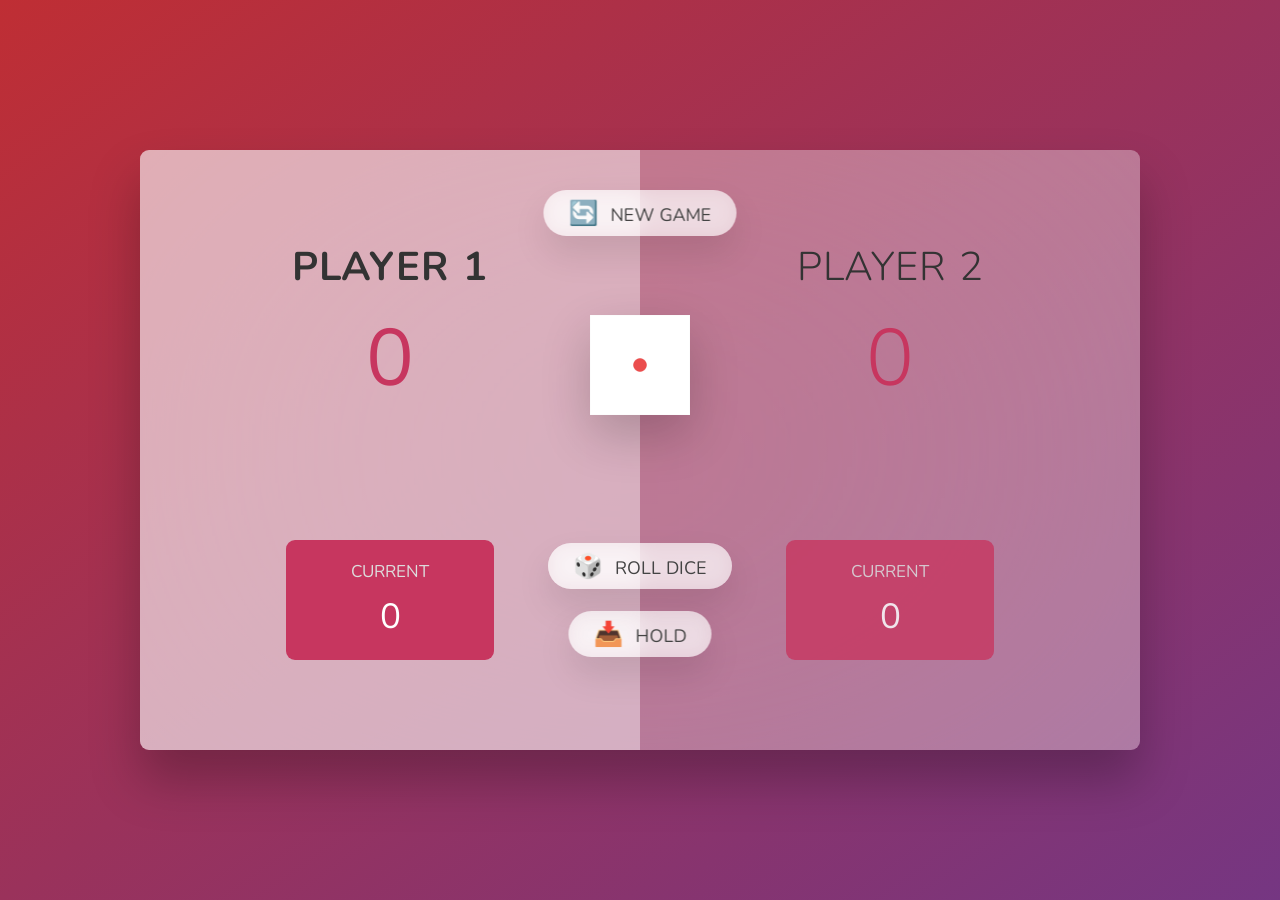
<file: DICE GAME/HTML/index.html>
<!DOCTYPE html>
<html lang="en">
  <head>
    <meta charset="UTF-8" />
    <meta name="viewport" content="width=device-width, initial-scale=1.0" />
    <meta http-equiv="X-UA-Compatible" content="ie=edge" />
    <title>Javascript coding challenges - DOM</title>
	<link rel="stylesheet" href="../CSS/style.css">
  </head>
  <body>
    <main>
      <section class="player player--0 player--active" id="player1">
        <h2 class="name" id="name--0">Player 1</h2>
        <p class="score" id="score--0">0</p>
        <div class="current">
          <p class="current-label">Current</p>
          <p class="current-score" id="current--0">0</p>
        </div>
      </section>
      <section class="player player--1" id="player2">
        <h2 class="name" id="name--1">Player 2</h2>
        <p class="score" id="score--1">0</p>
        <div class="current">
          <p class="current-label">Current</p>
          <p class="current-score" id="current--1">0</p>
        </div>
      </section>

      <img src="../IMAGES/dice-1.png" alt="Playing dice" class="dice"  />
      <button class="btn btn--new"  onclick="reset()">🔄 New game</button>
      <button class="btn btn--roll" id="rollbtn">🎲 Roll dice</button>
      <button class="btn btn--hold"  id="holdbtn">📥 Hold</button>
    </main>
	<script src="../JS/script.js"></script>
  </body>
</html>
</file>
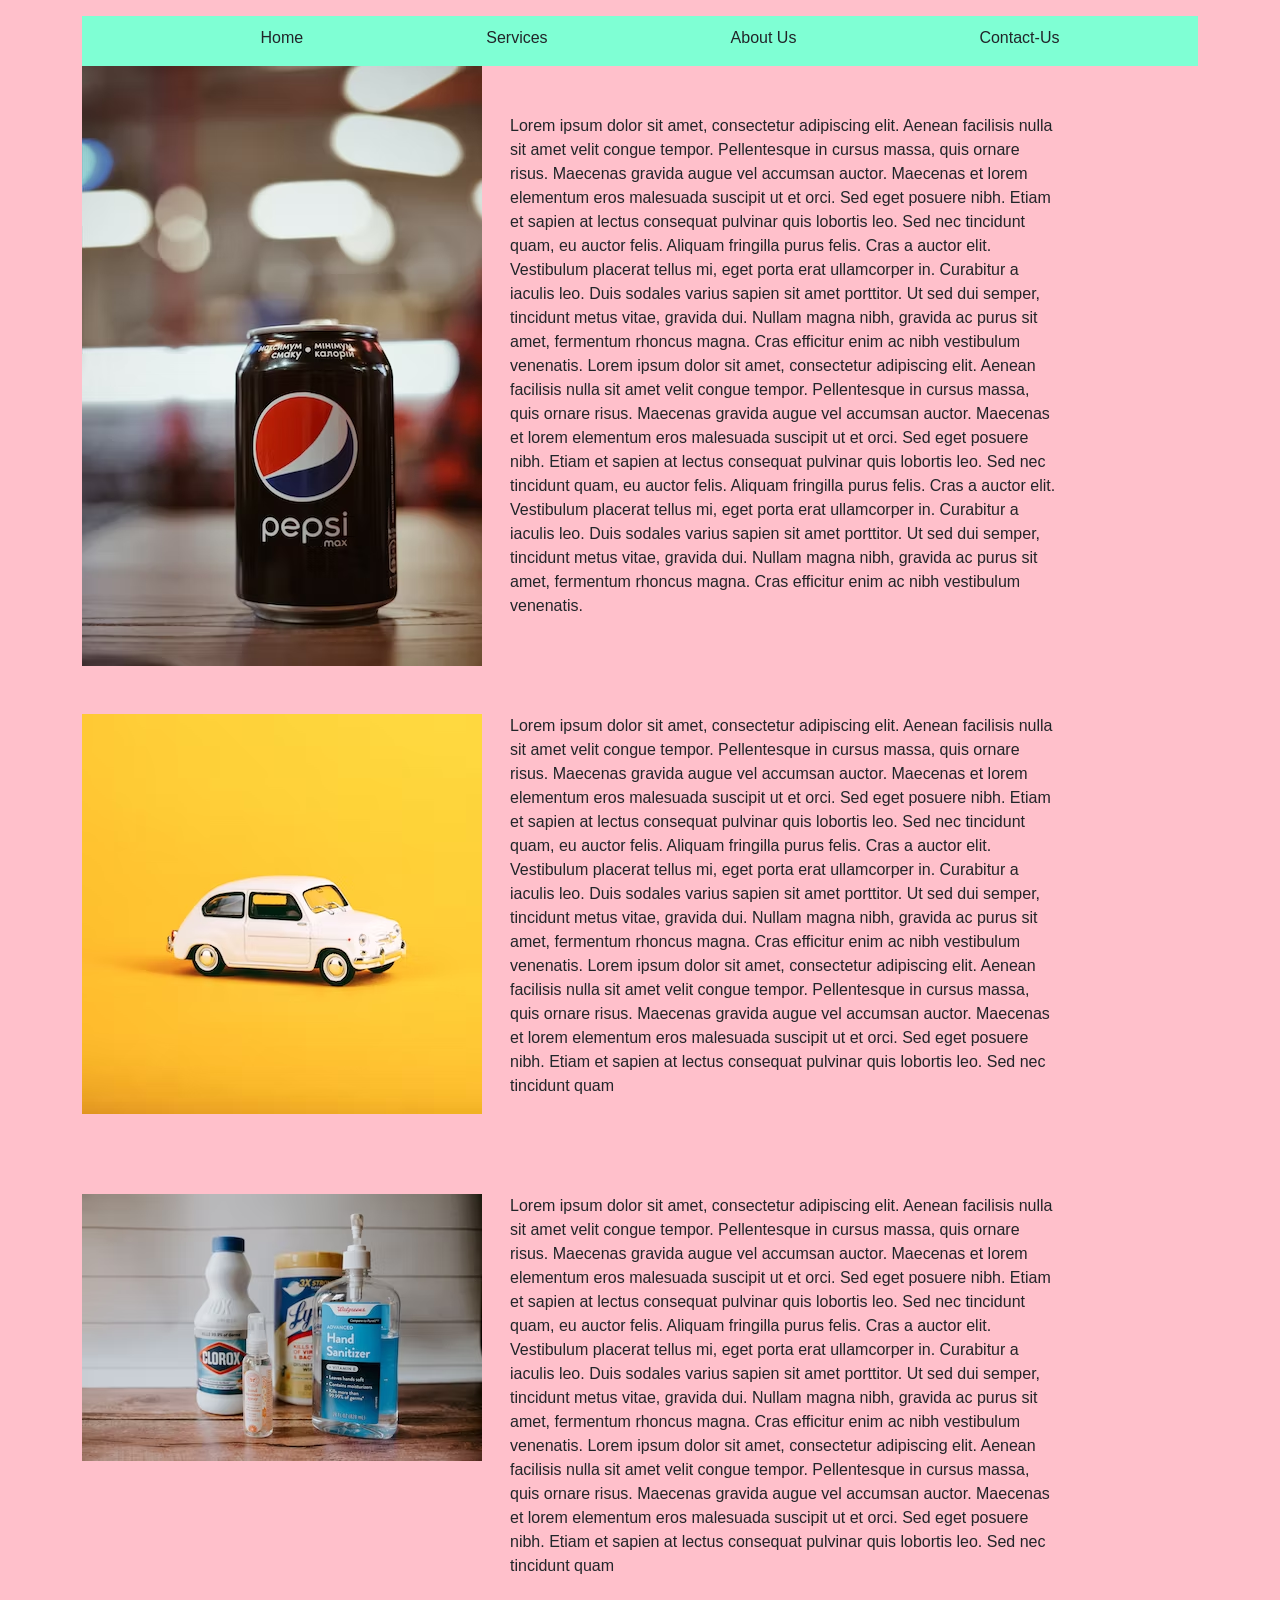
<file: Portfolio Application/portfolio.html>
<!DOCTYPE html>
<html lang="en">
<head>
    <meta charset="UTF-8">
    <meta http-equiv="X-UA-Compatible" content="IE=edge">
    <meta name="viewport" content="width=device-width, initial-scale=1.0">
    <title>Document</title>
    <link href="https://cdn.jsdelivr.net/npm/bootstrap@5.1.3/dist/css/bootstrap.min.css" rel="stylesheet" integrity="sha384-1BmE4kWBq78iYhFldvKuhfTAU6auU8tT94WrHftjDbrCEXSU1oBoqyl2QvZ6jIW3" crossorigin="anonymous">
    <link rel="stylesheet" href="portfolio.css">
</head>
<body>
    
    <div class="container">
        
        <div class="header mt-3">
            <li onclick="homepageDisplay()" >Home</li>
            <li onclick="servicespageDisplay()" >Services</li>
            <li onclick="aboutUspageDisplay()" >About Us</li>
            <li onclick="displayContact()" >Contact-Us</li>
        </div>
        <div class="home">
      <div class="row">
                <div class="col-4">
                    <img src="image3.png">
                 </div>
                 <div class="col-6 m-5">
                    Lorem ipsum dolor sit amet, consectetur adipiscing elit. Aenean facilisis nulla sit amet velit congue tempor. Pellentesque in cursus massa, quis ornare risus. Maecenas gravida augue vel accumsan auctor. Maecenas et lorem elementum eros malesuada suscipit ut et orci. Sed eget posuere nibh. Etiam et sapien at lectus consequat pulvinar quis lobortis leo. Sed nec tincidunt quam, eu auctor felis. Aliquam fringilla purus felis. Cras a auctor elit. Vestibulum placerat tellus mi, eget porta erat ullamcorper in. Curabitur a iaculis leo. Duis sodales varius sapien sit amet porttitor. Ut sed dui semper, tincidunt metus vitae, gravida dui. Nullam magna nibh, gravida ac purus sit amet, fermentum rhoncus magna. Cras efficitur enim ac nibh vestibulum venenatis. Lorem ipsum dolor sit amet, consectetur adipiscing elit. Aenean facilisis nulla sit amet velit congue tempor. Pellentesque in cursus massa, quis ornare risus. Maecenas gravida augue vel accumsan auctor. Maecenas et lorem elementum eros malesuada suscipit ut et orci. Sed eget posuere nibh. Etiam et sapien at lectus consequat pulvinar quis lobortis leo. Sed nec tincidunt quam, eu auctor felis. Aliquam fringilla purus felis. Cras a auctor elit. Vestibulum placerat tellus mi, eget porta erat ullamcorper in. Curabitur a iaculis leo. Duis sodales varius sapien sit amet porttitor. Ut sed dui semper, tincidunt metus vitae, gravida dui. Nullam magna nibh, gravida ac purus sit amet, fermentum rhoncus magna. Cras efficitur enim ac nibh vestibulum venenatis. 
                 </div>
       </div> 

       <div class="row ">
        <div class="col-4 mt-5">
            <img src="image7.png">
         </div>
         <div class="col-6 m-5">
            Lorem ipsum dolor sit amet, consectetur adipiscing elit. Aenean facilisis nulla sit amet velit congue tempor. Pellentesque in cursus massa, quis ornare risus. Maecenas gravida augue vel accumsan auctor. Maecenas et lorem elementum eros malesuada suscipit ut et orci. Sed eget posuere nibh. Etiam et sapien at lectus consequat pulvinar quis lobortis leo. Sed nec tincidunt quam, eu auctor felis. Aliquam fringilla purus felis. Cras a auctor elit. Vestibulum placerat tellus mi, eget porta erat ullamcorper in. Curabitur a iaculis leo. Duis sodales varius sapien sit amet porttitor. Ut sed dui semper, tincidunt metus vitae, gravida dui. Nullam magna nibh, gravida ac purus sit amet, fermentum rhoncus magna. Cras efficitur enim ac nibh vestibulum venenatis. Lorem ipsum dolor sit amet, consectetur adipiscing elit. Aenean facilisis nulla sit amet velit congue tempor. Pellentesque in cursus massa, quis ornare risus. Maecenas gravida augue vel accumsan auctor. Maecenas et lorem elementum eros malesuada suscipit ut et orci. Sed eget posuere nibh. Etiam et sapien at lectus consequat pulvinar quis lobortis leo. Sed nec tincidunt quam 
         </div>
       </div> 

       <div class="row ">
        <div class="col-4 mt-5">
            <img src="image8.png">
         </div>
         <div class="col-6 m-5">
            Lorem ipsum dolor sit amet, consectetur adipiscing elit. Aenean facilisis nulla sit amet velit congue tempor. Pellentesque in cursus massa, quis ornare risus. Maecenas gravida augue vel accumsan auctor. Maecenas et lorem elementum eros malesuada suscipit ut et orci. Sed eget posuere nibh. Etiam et sapien at lectus consequat pulvinar quis lobortis leo. Sed nec tincidunt quam, eu auctor felis. Aliquam fringilla purus felis. Cras a auctor elit. Vestibulum placerat tellus mi, eget porta erat ullamcorper in. Curabitur a iaculis leo. Duis sodales varius sapien sit amet porttitor. Ut sed dui semper, tincidunt metus vitae, gravida dui. Nullam magna nibh, gravida ac purus sit amet, fermentum rhoncus magna. Cras efficitur enim ac nibh vestibulum venenatis. Lorem ipsum dolor sit amet, consectetur adipiscing elit. Aenean facilisis nulla sit amet velit congue tempor. Pellentesque in cursus massa, quis ornare risus. Maecenas gravida augue vel accumsan auctor. Maecenas et lorem elementum eros malesuada suscipit ut et orci. Sed eget posuere nibh. Etiam et sapien at lectus consequat pulvinar quis lobortis leo. Sed nec tincidunt quam 
         </div>
       </div> 
    </div>

    <div class="services">
       <h1 align="center">MY SERVICES</h1> 
       <img src="man.jpg">
       <p> Lorem ipsum dolor sit amet, consectetur adipiscing elit. Aenean facilisis nulla sit amet velit congue tempor. Pellentesque in cursus massa, quis ornare risus. Maecenas gravida augue vel accumsan auctor. Maecenas et lorem elementum eros malesuada suscipit ut et orci. Sed eget posuere nibh. Etiam et sapien at lectus consequat pulvinar quis lobortis leo. Sed nec tincidunt quam, eu auctor felis. Aliquam fringilla purus felis. Cras a auctor elit. Vestibulum placerat tellus mi, eget porta erat ullamcorper in. Curabitur a iaculis leo. Duis sodales varius sapien sit amet porttitor. Ut sed dui semper, tincidunt metus vitae, gravida dui. Nullam magna nibh, gravida ac purus sit amet, fermentum rhoncus magna. Cras efficitur enim ac nibh vestibulum venenatis.

        Donec scelerisque odio ac tellus pulvinar, ac consectetur ante porta. Nullam nec risus et nisi suscipit pellentesque. Fusce non ligula ac lorem scelerisque viverra vitae a turpis. Mauris viverra leo vitae varius maximus. Phasellus vehicula, ante sit amet ultricies scelerisque, urna diam ornare arcu, sit amet lobortis est ligula sed lectus. Donec diam velit, tincidunt vel lacus laoreet, dignissim lobortis nisl. Pellentesque habitant morbi tristique senectus et netus et malesuada fames ac turpis egestas. Suspendisse et arcu turpis. Suspendisse diam felis, sodales eget enim at, scelerisque sollicitudin diam.
        
        Etiam ut lorem arcu. Mauris hendrerit sodales vulputate. Curabitur imperdiet sit amet lectus non vulputate. Nulla urna odio, dignissim id dapibus sed, lobortis ut nibh. Phasellus in felis urna. Maecenas cursus, turpis vel condimentum pretium, nibh dolor lobortis dui, at sollicitudin nulla tellus nec turpis. Etiam convallis eros purus, eget blandit leo porttitor in. Etiam et posuere mauris. Ut rutrum mauris vel nulla commodo scelerisque. Vivamus semper nunc eget porttitor consectetur. Aenean efficitur dui sed elementum iaculis. Vestibulum at venenatis dolor, aliquam sollicitudin arcu. Interdum et malesuada fames ac ante ipsum primis in faucibus.
        
        Curabitur congue dignissim lectus, non feugiat tortor. Ut purus elit, malesuada ac auctor quis, faucibus et tellus. In blandit dignissim consectetur. Cras ullamcorper et elit ac scelerisque. Proin cursus risus arcu. Etiam sapien orci, facilisis ut vulputate in, ultricies eu ante. In id tincidunt eros. Nulla pharetra, leo vitae rutrum finibus, velit augue lacinia dui, in blandit dui erat nec nisl. Etiam ut accumsan ante, sagittis egestas nisl. Praesent a tellus sit amet eros scelerisque interdum non vel turpis. Vivamus ac volutpat dolor. Morbi vitae sapien eget dui sodales viverra. Fusce eu metus ligula. Vestibulum vitae feugiat lectus. Sed vel tempus enim, eget eleifend libero. Aliquam egestas, ex in luctus vestibulum, magna urna sodales risus, rutrum ornare magna nunc dignissim nisl. </p>
    </div>


    <div class="about-us">
        <h1 align="center">ABOUT US</h1> 
        <h4>We are a product based services company headquartered in Dallas, Texas, with operations in Costa Rica and India. As a high-growth company, Feuji is committed to customer success and building happy teams, we believe in delivering solutions that have a measurable impact on our clients’ businesses and bottom line.</h4>
        <img src="./groupImg.jpg" >
        <img src="./groupImg1.jpg">
        <p> Lorem ipsum dolor sit amet, consectetur adipiscing elit. Aenean facilisis nulla sit amet velit congue tempor. Pellentesque in cursus massa, quis ornare risus. Maecenas gravida augue vel accumsan auctor. Maecenas et lorem elementum eros malesuada suscipit ut et orci. Sed eget posuere nibh. Etiam et sapien at lectus consequat pulvinar quis lobortis leo. Sed nec tincidunt quam, eu auctor felis. Aliquam fringilla purus felis. Cras a auctor elit. Vestibulum placerat tellus mi, eget porta erat ullamcorper in. Curabitur a iaculis leo. Duis sodales varius sapien sit amet porttitor. Ut sed dui semper, tincidunt metus vitae, gravida dui. Nullam magna nibh, gravida ac purus sit amet, fermentum rhoncus magna. Cras efficitur enim ac nibh vestibulum venenatis.

            Donec scelerisque odio ac tellus pulvinar, ac consectetur ante porta. Nullam nec risus et nisi suscipit pellentesque. Fusce non ligula ac lorem scelerisque viverra vitae a turpis. Mauris viverra leo vitae varius maximus. Phasellus vehicula, ante sit amet ultricies scelerisque, urna diam ornare arcu, sit amet lobortis est ligula sed lectus. Donec diam velit, tincidunt vel lacus laoreet, dignissim lobortis nisl. Pellentesque habitant morbi tristique senectus et netus et malesuada fames ac turpis egestas. Suspendisse et arcu turpis. Suspendisse diam felis, sodales eget enim at, scelerisque sollicitudin diam. </p>
     </div>
    

    <div class="contact-us">
        <div class="hedingclor">
        <h1 align="center">Contact-Us</h1>
        <h1 align="center">Really. We want you to. </h1>

        <h4 class="mt-5">Do let us know your name, and what you'd like for us to help you with, and any queries you may have. We'll get back to you within 24 hours.</h4>
         </div>
         <div class="dispay mt-4">
            <div >
               <div class="div1">
                    
                    <center><input type="text" placeholder="fullname"class="m-5 input-field" pattern="[a-zA-Z]{3,}"><br><br>
                    <input type="text" placeholder="email" class="email1" ><br><br>
                    <button onclick="postData()">submit</button></center>
                   
               <h2 align="center" class="mt-3 text-white">Our contact Number</h2>
               <h4 align="center"class="text-white"><img src="phone.png">6305047481</h4>
                 
               <h3 class="mt-5 text-white">Looking for ways our company can help you? Explore our Service offerings here</h3>

                    
                </div>
           </div> 
       
              </div>

        <div class="row bg-secondary m-1">
            <div class="col-2">
                <h4 class="color">who We Are</h4>
                 <p>Leadership</p>
                 <p>our values</p>
                 <p>community</p>
                 <p>our journey</p>
            </div>
            <div class="col-2">
                <h4 class="color">what we Do</h4>
                 <p>Leadership</p>
                 <p>our values</p>
                 <p>community</p>
                 <p>our journey</p>
            </div>
            <div class="col-2">
                <h4 class="color">where we work</h4>
                 <p>Leadership</p>
                 <p>our values</p>
                 <p>community</p>
                 <p>our journey</p>
            </div>
            <div class="col-2">
                <h4 class="color">contact</h4>
                 <p>Leadership</p>
                 <p>our values</p>
                 <p>community</p>
                 <p>our journey</p>
            </div>
            <div class="col-2">
                <h4 class="color">About</h4>
                 <p>Leadership</p>
                 <p>our values</p>
                 <p>community</p>
                 <p>our journey</p>
            </div>
        </div>

    </div>
    </div>
   
    <script src="portfolio.js"></script>
</body>
</html>
</file>
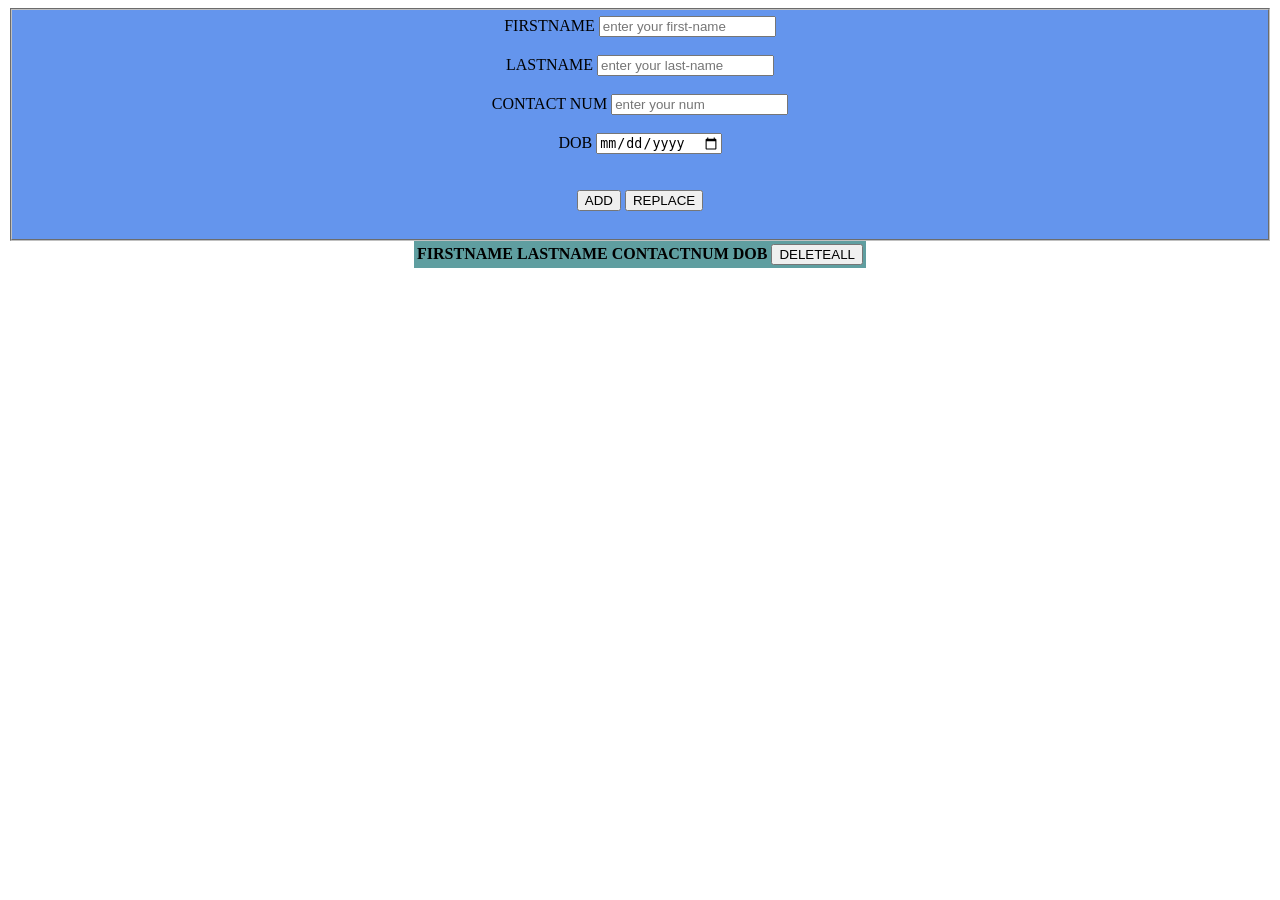
<file: TASK ON CONTACTLIST/tabletask (1).html>
<html>
<head>
<style>
    fieldset{
        background-color:cornflowerblue;
    }
    table{
         background-color: cadetblue;
    }
    .showtable{
          background-color: darkgoldenrod;
    }
    </style>
</head>
<body>
<fieldset>
<center class="center">
FIRSTNAME <input type="text" class="firstname" placeholder="enter your first-name" /></br></br>
LASTNAME <input type="text" class="lastname" placeholder="enter your last-name" /></br></br>
CONTACT NUM  <input type="number" class="contacts" placeholder="enter your num" /></br></br>
DOB  <input type="date"  class="dob" placeholder="enter your dob" /></br></br></br>
<button class="btn-add">ADD</button>
<button class="replace-btn">REPLACE</button>
</center>
</br>
</fieldset>
<center>
<table>
<tr>
<th>FIRSTNAME </th>
<th>LASTNAME </th>
<th>CONTACTNUM </th>
<th>DOB </th>

<th><button id="deletebtn" onclick="clearAll()">DELETEALL</button></th>
</tr>
<tbody class="showtable">
</tbody>
</table>
</center>
<script src="tabletask.js"></script>
</body>
</html>
</file>
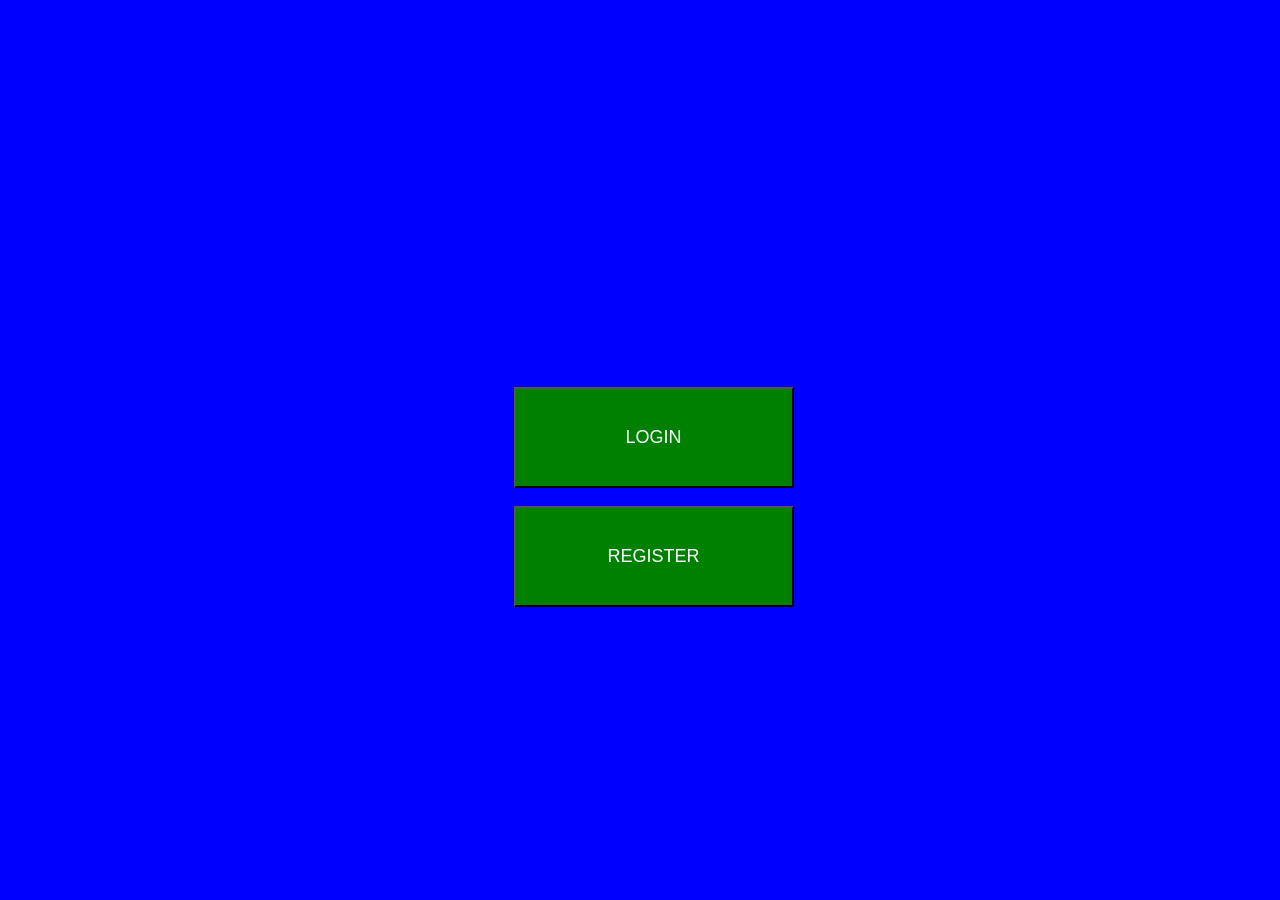
<file: ATM BANKING/HTML/atm-task-14.html>
<html>
<head>
<link rel="stylesheet" href="../CSS/atm-task-14.css">

</head>
<body class="bodybgcolor">

     <div class="clear">
           <button type="button" class="down" id="modal" >LOGIN</button><br><br>
           <button type="button" class="down1" >REGISTER</button>
     </div>
     
     
     
     
     <div class="dispay">
        <div >
           <div class="div1">
                <h2 style=text-align:center >LOGIN NOW</h2>  
                <input type="text" placeholder="username" class="round" id="username-validation"><br><br>
                <input type="password" class="round1" placeholder="....." id="userpassword-validation">
                <p class="left">register now </p>
                <p class="right">forgot pasword ?</p>
                <button type="button" onclick="validation()" class="round2" id="validation" >login</button>
                <p style=text-align:center>happy nagulachavithi</P>
              <button class="btn-cancle" id="Btn">CANCLE</button>
    </div>
       </div> 
   
          </div>
          
          
         
   
  <div class="options-page" >
      <div>
       <h1 >ATM</h1>
       <h1 id="loggedout"class="return1" onclick="logout()">LOG OUT</h1>
      </div>
   
         <div class="add" style=height:20%;width:25%>

            <h4>Welcome</h4>
            <h3 id="placed">Steph Curry</h3><br>
            <h3 class="color">Account #1</h3>
            <p class="color" id="withdraw">2380</p><br>
           
         
         </div>
         
          <input class="add1" type="button" value="Get Cash" id="withdrawform">
          <input class="add2" type="button" value="Payments" id="btn-t" >
          <input class="add3" type="button" value="Deposit" id="depositMoney">
         
         
       
          
          
          <div class="add7" style=background-color:red;height:45px;width:56%;text-align:center;color:white;>
              <h2 class="add8">$70</h2>
               <h4 class="add9">Quick Cash ></h4>
              
          </div>
         
  </div>    
  
  
  <div class="page-none">
       
       ENTER MONEY<br><input type="number" style="width:30%;padding:10px" id="enteredMoney" ><br><br>
       <button style="background-color:red;width:30%;padding:10px" class="btn-withdraw">WITHDRAW</button>
       
       <button id="canclebtn" onclick="cancle()">Cancle</button>
  </div>
      
     <div class="deposit-page" >
       
       ENTER MONEY<br><input type="number" style="width:30%;padding:10px" id="enterMoney" ><br><br>
       <button style="background-color:red;width:30%;padding:10px" class="btn-deposit" id="Deposit-btn">DEPOSIT</button>
         
       <button id="canclebtn" onclick="cancle1()">Cancle</button>
     </div>
   
   <div class="last-page" >
       <table style="width:90%" id="tableId">
          <tr>
            <th>Type of Transaction</th>
            <th>Amount</th>
            <th>Total Balance</th>
          </tr>
       </table>
   
      <button class="Close-btn" id="bclose" onclick="close()">Close</button>
      <button  id="canclebtn" onclick="cancle2()">Cancle</button>
      <button id="depo-history" >Deposit history</button>
      <button id="with-history" >withdraw history</button>
      
   </div>
  
<script src="../JS/atm-task-14.js"></script>
</body>

</html>
</file>
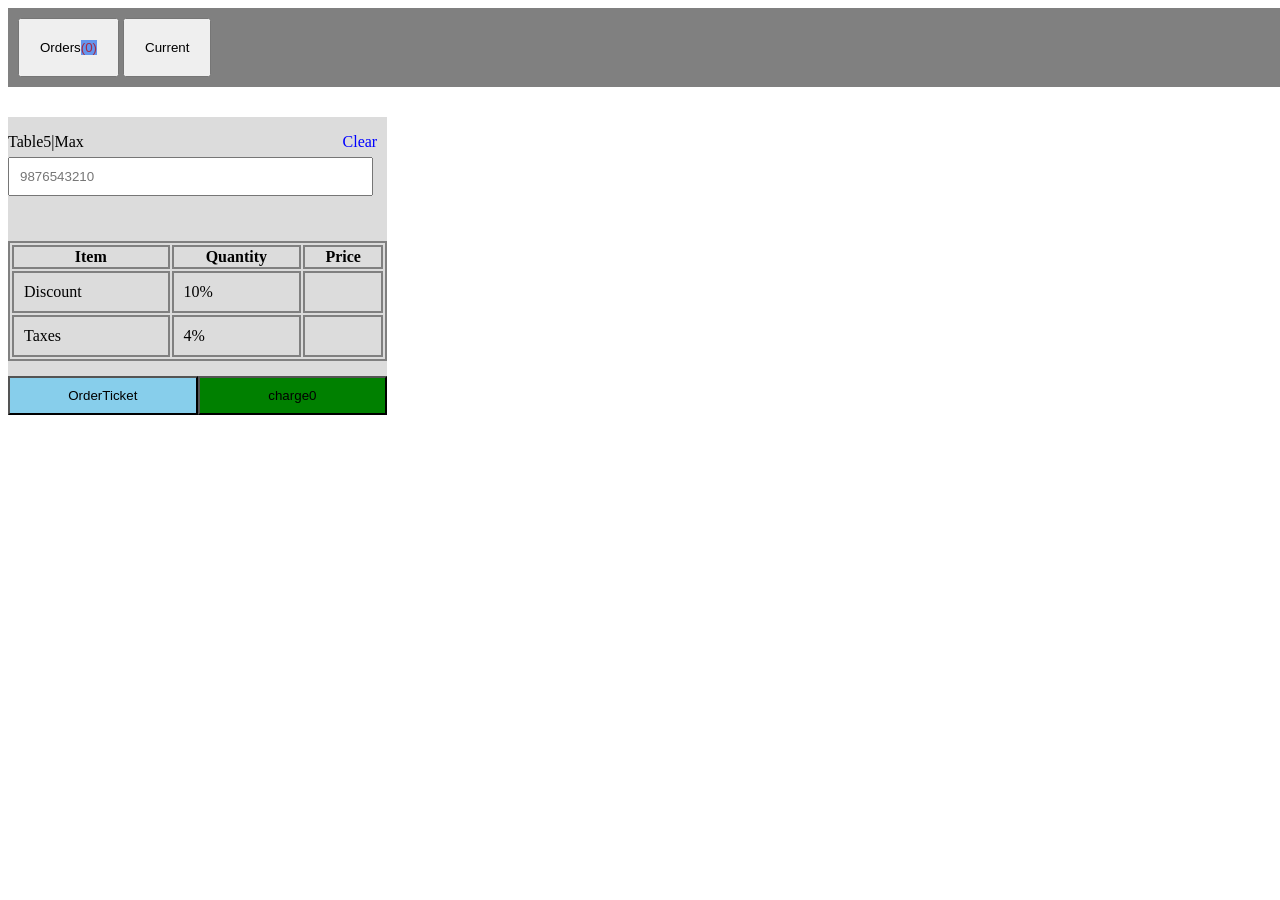
<file: RESTAURENT BILLING SYSTEM/HTML/restaurent_billing.html>
<!DOCTYPE html>
<html lang="en">
<head>
    <meta charset="UTF-8">
    <meta http-equiv="X-UA-Compatible" content="IE=edge">
    <meta name="viewport" content="width=device-width, initial-scale=1.0">
    <title>Document</title>
    <link rel="stylesheet" href="../CSS/restaurent_billing.css">
</head>
<body>
    <header>
        <button class="orders" value="Orders">Orders<span class="span-number">(0)</span></button>
        <button class="current" value="current">Current</button>
    </header>
    <div class="container">
        <div class="sidebar">
     <!--  <button class="container_btns">Egg Clusters<br>1X160.00</button>
       <button class="container_btns">Egg Clusters<br>1X160.00</button>
       <button class="container_btns">Egg Clusters<br>1X160.00</button>
       <button class="container_btns">Egg Clusters<br>1X160.00</button>
       <button class="container_btns">Egg Clusters<br>1X160.00</button>

       <button class="secondrow_container_btns">Egg Clusters<br>1X160.00</button>
       <button class="secondrow_container_btns">Egg Clusters<br>1X160.00</button>
       <button class="secondrow_container_btns">Egg Clusters<br>1X160.00</button>
       <button class="secondrow_container_btns">Egg Clusters<br>1X160.00</button>
       <button class="secondrow_container_btns">Egg Clusters<br>1X160.00</button>
        

       <button class="thirdrow_container_btns">Egg Clusters<br>1X160.00</button>
       <button class="thirdrow_container_btns">Egg Clusters<br>1X160.00</button>
       <button class="thirdrow_container_btns">Egg Clusters<br>1X160.00</button>
       <button class="thirdrow_container_btns">Egg Clusters<br>1X160.00</button>
       <button class="thirdrow_container_btns">Egg Clusters<br>1X160.00</button>
      
       <button class="fourthrow_container_btns">Egg Clusters<br>1X160.00</button>
       <button class="fourthrow_container_btns">Egg Clusters<br>1X160.00</button>
       <button class="fourthrow_container_btns">Egg Clusters<br>1X160.00</button>
       <button class="fourthrow_container_btns">Egg Clusters<br>1X160.00</button>
       <button class="fourthrow_container_btns">Egg Clusters<br>1X160.00</button>
       
       <button class="fifthrow_container_btns">Egg Clusters<br>1X160.00</button>
       <button class="fifthrow_container_btns">Egg Clusters<br>1X160.00</button>
       <button class="fifthrow_container_btns">Egg Clusters<br>1X160.00</button>  -->
        </div>

     <div class="right_bar">
           <p>Table5|Max</p>
           <p class="clear-btn">Clear</p>
           <form>
        <input type="text" placeholder="9876543210" class="input-field" required>
          </form>
     <table>
        <tr>
            <th>Item</th>
            <th>Quantity</th>
            <th>Price</th>
        </tr>
        <tbody class="entering-data">
       <!--  <tr>
            <td>egg</td>
            <td><input type="number" class="user_input"></td>
            <td>200.00</td>
         </tr>
         <tr>
            <td>egg</td>
            <td><input type="number" class="user_input"></td>
            <td>200.00</td>
         </tr>
         <tr>
            <td>egg</td>
            <td><input type="number" class="user_input"></td>
            <td>200.00</td>
         </tr>
         <tr>
            <td>egg</td>
            <td><input type="number" class="user_input"></td>
            <td>200.00</td>
         </tr>
         <tr>
            <td>egg</td>
            <td><input type="number" class="user_input"></td>
            <td>200.00</td>
         </tr>
         <tr>
            <td>egg</td>
            <td><input type="number" class="user_input"></td>
            <td>200.00</td>
         </tr>
         <tr>
            <td>egg</td>
            <td><input type="number" class="user_input"></td>
            <td>200.00</td>
         </tr>
                    -->
        </tbody>
        <tr>                      
         <td>Discount</td>
         <td>10%</td>
         <td id="discount"></td>
      </tr>
      <tr>
         <td>Taxes</td>
         <td>4%</td>
         <td id="tax"></td>
      </tr>   
     </table>
     <footer>
        <button id="order-ticket">OrderTicket</button>
        <button id="charge">charge0</button>
      </footer>

     </div>

    </div>
    <div>
        <table class="order-table">
            <tr>
              <th class="table-head">CUSTOMER NAME</th>
              <th class="table-head">DISCOUNT</th>
              <th class="table-head">Tax</th>
              <th class="table-head">BILL amount</th>
              <th class="table-head">OrderITEMS</th>
            </tr>
         <tbody id="order-items">
               <!-- <tr>
                  <td></td>
                  <td></td>
                  <td></td>
                  <td></td>
               </tr> -->
         </tbody>
      </table>

    
        
    </div>
    <div class="summery">
      <p></p>
       
    </div>
    <div class="cancel">
    <button class="cancel_order">Cancel</button>
   </div> 
      
    <script  src="../JS/restaurent_billing.js"></script>
</body>
</html>
</file>
<file: DICE GAME/CSS/style.css>
@import url('https://fonts.googleapis.com/css2?family=Nunito&display=swap');

* {
  margin: 0;
  padding: 0;
  box-sizing: inherit;
}

html {
  font-size: 62.5%;
  box-sizing: border-box;
}

body {
  font-family: 'Nunito', sans-serif;
  font-weight: 400;
  height: 100vh;
  color: #333;
  background-image: linear-gradient(to top left, #753682 0%, #bf2e34 100%);
  display: flex;
  align-items: center;
  justify-content: center;
}

/* LAYOUT */
main {
  position: relative;
  width: 100rem;
  height: 60rem;
  background-color: rgba(255, 255, 255, 0.35);
  backdrop-filter: blur(200px);
  filter: blur();
  box-shadow: 0 3rem 5rem rgba(0, 0, 0, 0.25);
  border-radius: 9px;
  overflow: hidden;
  display: flex;
}

.player {
  flex: 50%;
  padding: 9rem;
  display: flex;
  flex-direction: column;
  align-items: center;
  transition: all 0.75s;
}

/* ELEMENTS */
.name {
  position: relative;
  font-size: 4rem;
  text-transform: uppercase;
  letter-spacing: 1px;
  word-spacing: 2px;
  font-weight: 300;
  margin-bottom: 1rem;
}

.score {
  font-size: 8rem;
  font-weight: 300;
  color: #c7365f;
  margin-bottom: auto;
}

.player--active {
  background-color: rgba(255, 255, 255, 0.4);
}
.player--active .name {
  font-weight: 700;
}
.player--active .score {
  font-weight: 400;
}

.player--active .current {
  opacity: 1;
}

.current {
  background-color: #c7365f;
  opacity: 0.8;
  border-radius: 9px;
  color: #fff;
  width: 65%;
  padding: 2rem;
  text-align: center;
  transition: all 0.75s;
}

.current-label {
  text-transform: uppercase;
  margin-bottom: 1rem;
  font-size: 1.7rem;
  color: #ddd;
}

.current-score {
  font-size: 3.5rem;
}

/* ABSOLUTE POSITIONED ELEMENTS */
.btn {
  position: absolute;
  left: 50%;
  transform: translateX(-50%);
  color: #444;
  background: none;
  border: none;
  font-family: inherit;
  font-size: 1.8rem;
  text-transform: uppercase;
  cursor: pointer;
  font-weight: 400;
  transition: all 0.2s;

  background-color: white;
  background-color: rgba(255, 255, 255, 0.6);
  backdrop-filter: blur(10px);

  padding: 0.7rem 2.5rem;
  border-radius: 50rem;
  box-shadow: 0 1.75rem 3.5rem rgba(0, 0, 0, 0.1);
}

.btn::first-letter {
  font-size: 2.4rem;
  display: inline-block;
  margin-right: 0.7rem;
}

.btn--new {
  top: 4rem;
}
.btn--roll {
  top: 39.3rem;
}
.btn--hold {
  top: 46.1rem;
}

.btn:active {
  transform: translate(-50%, 3px);
  box-shadow: 0 1rem 2rem rgba(0, 0, 0, 0.15);
}

.btn:focus {
  outline: none;
}

.dice {
  position: absolute;
  left: 50%;
  top: 16.5rem;
  transform: translateX(-50%);
  height: 10rem;
  box-shadow: 0 2rem 5rem rgba(0, 0, 0, 0.2);
}

.player--winner {
  background-color: #2f2f2f;
}

.player--winner .name {
  font-weight: 700;
  color: #c7365f;
}
</file>
<file: Portfolio Application/portfolio.css>
body{
    background-color: #ffc0cb;
    font-family: sans-serif;
    }
.container{
    width: 100%; 
          }

.header{
    height:50px;
    background-color: aquamarine;
}
li{
    display: inline;
    list-style: none;
    margin-left:16%;
    position: relative;
    top: 10px;
   
  }

.services{
    display: none;
}
.about-us{
    display: none;
}
.contact-us{
    display: none; 
}
.div1{
    background-color: rgb(11, 10, 10);
}
.hedingclor{
    background-color: aliceblue;
}
.color{
    color:rgb(160, 64, 29)
}
</file>
<file: ATM BANKING/CSS/atm-task-14.css>
.bodybgcolor{
background-color:blue;
}
.down{
 margin-left:40%;
 margin-top:30%;
 width:280px;
 padding:3%;
 background-color:green;
 font-size:18px;
 color:white;
}
.down1{
margin-left:40%;
width:280px;
 padding:3%;
 background-color:green;
 font-size:18px;
 color:white;
}



//validation page css
  
body{
background:linear-gradient(to right, #3116b8 0%, #4b3d91 100%);
}
.options-page{
  display:none;
  }
.div1{
 width:50%;
 height:80%;
background-color:white;
margin:250px;
padding:10px;
border-radius:2%;
}
.btn-cancle{
background-color:red;
margin-left:48%;
margin-top:-17%;
}
.round{
border: 2px solid #E9E9E9 ;
  border-radius: 12px;
  padding: 20px;
  margin:40px;
  width:90%;
  }
  .round1{
border: 2px solid #E9E9E9 ;
  border-radius: 12px;
  padding: 20px;
  margin:40px;
  width:90%;
  }
  .left{
  margin-left:45px;
  
    }
   .right{
   float:right;
   margin-top:-34px;
   margin-right:40px;
  
    }
.round2{
  background-color:#232FA4 ;
  width:90%; 
  color:white;
  font-size:15px;
  border: 2px solid grey ;
  border-radius: 12px;
  padding: 20px;
  margin:40px;
  hover:red;
  
  }
  
  .display{
  display:none;
  }
  .div1{
   display:none;
  }
  
  
  //options page css

  body{
  background-color:#1616DA;
  width:1200px;
  margin:auto;
  }
  .options-page{
  display:none;
  }
  .add{
  background-color:#1616DA;
  float:left;
  padding:60px;
  margin-top:2%;
  float:left;
 
  }
  .add1{
  margin-top:10%;
  width:27%;
  padding:3%;
  background-color:#14C4D1;
  color:white;
  font-size:20px;
  border:none;
  }
  .add2{
  margin-top:2%;
  width:27%;
  padding:3%;
  background-color:#14C4D1;
  color:white;
  font-size:20px;
  border:none;
  }
  .add3{
  margin-top:2%;
  width:27%;
  padding:3%;
  background-color:#14C4D1;
  margin-left:1.6%;
  color:white;
  font-size:20px;
  border:none;
  }
  
  
  .color{
  margin-left:5%;
  color:white
  }
  .return1{
  float:right;
  margin-top:-55px;
  color:white;
  margin-right:9%;
  
  }

  h4{
  color:#14C4D1;
  }
  h3{
  color:white
  }
  h3.color{Deposit
  color:#14C4D1
  }
  h1{
  color:white;
  margin-left:0.9%;
  
  }
   h4.color{
  color:#14C4D1;
  }
  h3.color{
  color:#14C4D1;
  margin-top:5%;
 
  }
   h1.heading{
  color:white;
  margin-left:0.9%;
  }
  .return{
  margin:120px;
  }
 
  .add7{
  margin:150px 50px 0px 2px;
 float:right;
 }
 .add8{
  float:left;
  margin-left:80px;
  margin-top:1%;
  }
   .add9{
  float:right;
  margin-right:60px;
  margin-top:1.6%;
  }
 .input{
 background-color:#14C4D1;
 }
 
 .add1:hover{
 background-color:lightgrey;
 color:green;
 }
  
 .add2:hover{
 background-color:lightgrey;
 color:green;
 }
 
 .add3:hover{
 background-color:lightgrey;
 color:green;
 }
 
 .add4:hover{
 background-color:lightgrey;
 color:green;
 }
 
 .add5:hover{
 background-color:lightgrey;
 color:green;
 }
 
 .add6:hover{
 background-color:lightgrey;
 color:green;
 }   
 
 
 
 
 .page-none{
 display:none;
 margin-top:20%;
 margin-left:30%;
 }
 .deposit-page{
 display:none;
 margin-top:20%;
 margin-left:30%;
 }
 
 
 .last-page{
  display:none;
  background-color:white;
 
 }
 td{
   padding-left:100px;
 }
 .Close-btn{
  text-align:center;
  margin-left:50%;
 }
 .popup{
   display:none;
}
#canclebtn{
background-color:red;
}
</file>
<file: RESTAURENT BILLING SYSTEM/CSS/restaurent_billing.css>
header{
    width:100%;
    background-color: grey;
    padding:10px;
}
.container{
    width:100%;
    margin:auto;
}
.orders{
    padding:20px;
}
.current{
    padding:20px;
}
.sidebar{
    width:70%;
    float:left;
}
.container_btns{
    margin-top:30px;
    padding:30px;
    clear:left;
    margin-left:10px;
    width:20%;
    border-bottom: 5px solid blue;
}
.secondrow_container_btns{
    margin-top:30px;
    padding:30px;
    clear:left;
    margin-left:10px;
    width:20%;
    border-bottom: 5px solid blue;
}
.thirdrow_container_btns{
    margin-top:30px;
    padding:30px;
    clear:left;
    margin-left:10px;
    width:20%;
    border-bottom: 5px solid blue;
}
.fourthrow_container_btns{
    margin-top:30px;
    padding:30px;
    clear:left;
    margin-left:10px;
    width:20%;
    border-bottom: 5px solid blue;
}
.fifthrow_container_btns{
    margin-top:30px;
    padding:30px;
    clear:left;
    margin-left:10px;
    width:20%;
    border-bottom: 5px solid blue;
}
.right_bar{
  width:30%;
  background-color: gainsboro;
  float:left;
  margin-top: 30px;
}
.clear-btn{
    float:right;
    position:relative;
    bottom:50px;
    margin-right:10px;
    color:blue;
}
.input-field{
    width:90%;
    padding:10px;
    position:relative;
    bottom:60px;
}
table{
    width:100%;
     position:relative;
     bottom:15px;
}
table, tr,th,td   {
    border:2px solid gray;
}
td{
    padding:10px;
}
.order-table {
    width:100%;
    background-color: darkcyan;
    text-align: center;
}
.table-head{
    width:30%;
}
#order-ticket{
    padding:10px;
    float:left;
    width:50%;
    background-color: skyblue;
}
#charge{
    padding:10px;
    width:50%;
    float:right;
    background-color: green;
}
user_input{
    text-align:center;
}
.summery{
    width:50%;
    background-color: blueviolet;
    text-align: center;
    position:relative;
    left:300px;
    display: none;
}
.order-items{
    text-align: center;
}
.expand{
    width:29%;
}
.span-number{
    background-color:cornflowerblue;
    color:rgb(165, 42, 69);
}
.cancel_order{
    margin-left:600px;
    padding:10px;
    width:100px;
    color:white;
    background-color: red;
    border-radius:7px
}
</file>
